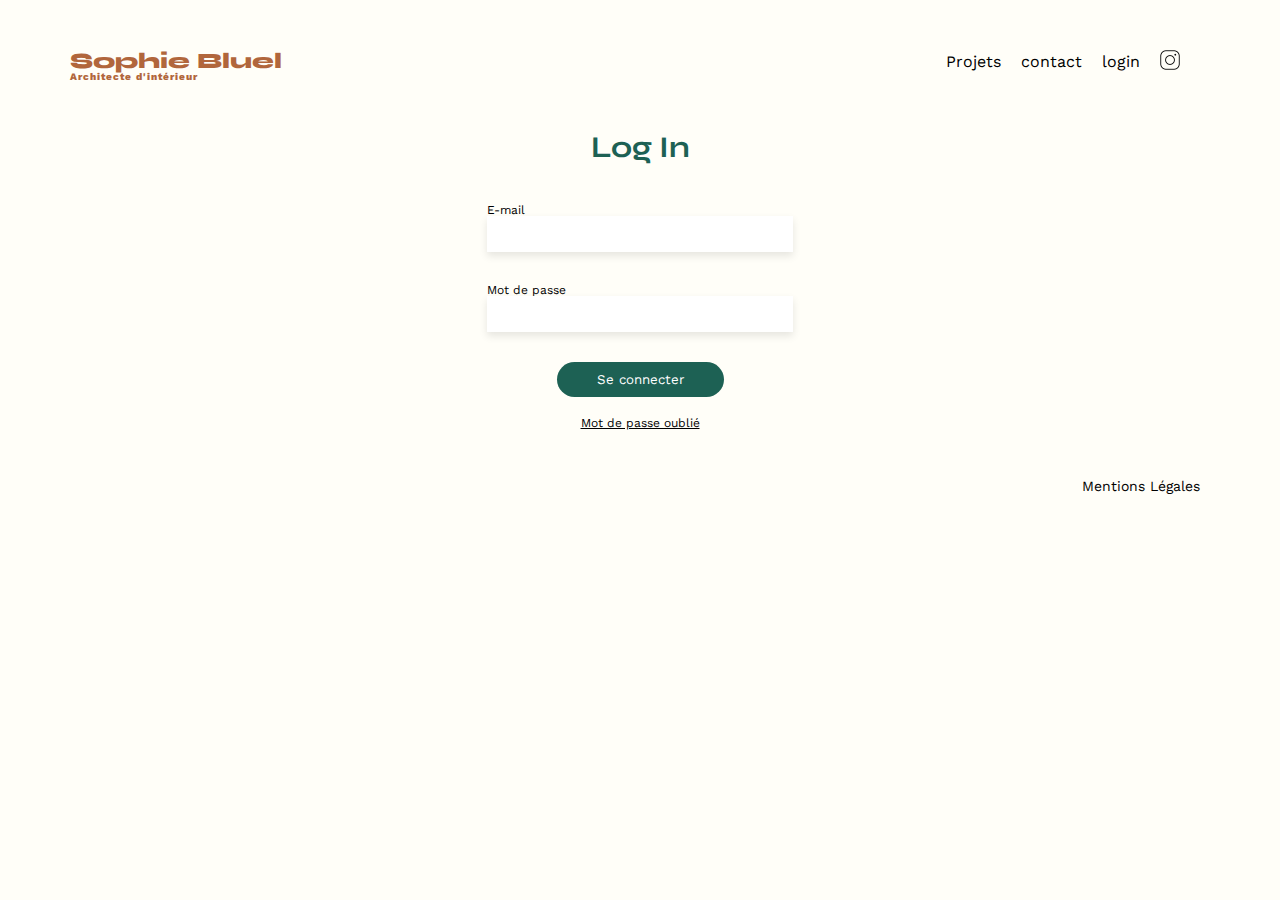
<file: FrontEnd/login.html>
<!DOCTYPE html>
<html lang="fr">
<head>
    <!-- Meta informations et lien vers la feuille de style -->
	<meta charset="UTF-8">
	<title>Sophie Bluel - Architecte d'intérieur</title>
	<meta name="viewport" content="width=device-width, initial-scale=1.0">
	
	<!-- Préchargement des polices Google -->
	<link rel="preconnect" href="https://fonts.googleapis.com">
	<link rel="preconnect" href="https://fonts.gstatic.com" crossorigin>
	<link href="https://fonts.googleapis.com/css2?family=Syne:wght@700;800&family=Work+Sans&display=swap" rel="stylesheet">
	
	<!-- Lien vers la feuille de style -->
	<link rel="stylesheet" href="./assets/style.css">
	
	<!-- Inclusion du script JavaScript pour la connexion -->
	<script type="module" src="login.js"></script>
</head>
<body>
<!-- En-tête -->
<header>
    <!-- Titre et navigation -->
    <div id="title-and-nav">
        <a href="index.html">
            <h1>Sophie Bluel <span>Architecte d'intérieur</span></h1>
        </a>
        <nav>
            <ul>
                <li>Projets</li>
                <li>contact</li>
                <li>login</li>
                <li><img src="./assets/icons/instagram.png" alt="Instagram"></li>
            </ul>
        </nav>
    </div>
</header>

<!-- Section principale : formulaire de connexion -->
<main>
    <section id="login">
        <article>
            <h2>Log In</h2>
            <!-- Formulaire de connexion -->
            <form action="#" method="post" id="formLogin">
                <!-- Champ e-mail -->
                <label for="email">E-mail</label>
                <br>
                <input type="email" name="email" id="email" required>
                <br>
                <!-- Champ mot de passe -->
                <label for="password">Mot de passe</label>
                <br>
                <input type="password" name="password" id="password" required>
                <br>
                <!-- Bouton de connexion -->
                <button type="submit" id="seConnecter">Se connecter</button>
            </form>
            <!-- Lien vers "Mot de passe oublié" -->
            <p>Mot de passe oublié</p>
        </article>
    </section>

    <!-- Zone d'affichage des messages d'erreur -->
    <div id="error-message"></div>
</main>

<!-- Pied de page -->
<footer>
    <nav>
        <ul>
            <li>Mentions Légales</li>
        </ul>
    </nav>
</footer>

</body>
</html>
</file>
<file: FrontEnd/assets/style.css>
/* http://meyerweb.com/eric/tools/css/reset/
   v2.0 | 20110126
   License: none (public domain)
*/

html, body, div, span, applet, object, iframe,
h1, h2, h3, h4, h5, h6, p, blockquote, pre,
a, abbr, acronym, address, big, cite, code,
del, dfn, em, img, ins, kbd, q, s, samp,
small, strike, strong, sub, sup, tt, var,
b, u, i, center,
dl, dt, dd, ol, ul, li,
fieldset, form, label, legend,
table, caption, tbody, tfoot, thead, tr, th, td,
article, aside, canvas, details, embed,
figure, figcaption, footer, header, hgroup,
menu, nav, output, ruby, section, summary,
time, mark, audio, video {
	margin: 0;
	padding: 0;
	border: 0;
	font-size: 100%;
	font: inherit;
	vertical-align: baseline;
}
/* HTML5 display-role reset for older browsers */
article, aside, details, figcaption, figure,
footer, header, hgroup, menu, nav, section {
	display: block;
}
body {
	line-height: 1;
}
ol, ul {
	list-style: none;
}
blockquote, q {
	quotes: none;
}
blockquote:before, blockquote:after,
q:before, q:after {
	content: '';
	content: none;
}
table {
	border-collapse: collapse;
	border-spacing: 0;
}

	/** end reset css**/

body {
	background-color: #FFFEF8;
}


main {
	max-width: 1140px;
	margin:auto;
	font-family: 'Work Sans' ;
	font-size: 14px;
}

section {
	margin: 50px 0
}

h1{
	display: flex;
	flex-direction: column;
	font-family: 'Syne';
	font-size: 22px;
	font-weight: 800;
	color: #B1663C
}

h1 > span {
	font-family: 'Work Sans';
	font-size:10px;
	letter-spacing: 0.1em;
;
}

h2{
	font-family: 'Syne';
	font-weight: 700;
	font-size: 30px;
	color: #1D6154
}

h3{
	font-family: 'Work Sans';
	font-weight: 300;
	font-size: 20px;
	color: black;
	justify-content: center;
}

nav ul {
	display: flex;
	align-items: center;
	list-style-type: none;

}
nav li {
	padding: 0 10px;
}

nav img {
	width: 50%;
	font-weight: 500;
}

li:hover {
	color: #B1663C;
}

a {text-decoration: none; }

#bandeau-edition{
	font-family: 'Work Sans' ;
    color: white;
    background-color: black;
    text-align: center;
    padding-block: 20px;
    display: none;
    margin: 0;
}

#title-and-nav{
    display: flex;
    justify-content: space-between;
	margin:auto;
	margin-top: 50px;
	max-width: 1140px;
	font-family: 'Work Sans';
}

#introduction {
	display: flex;
	align-items: center;
}
#introduction figure {
	flex: 1
}
#introduction img {
	display: block;
	margin: auto;
	width: 80%;
}

#introduction article {
	flex: 1
}
#introduction h2 {
	margin-bottom: 1em;
}

#introduction p {
	margin-bottom: 0.5em;
}

#authText {
	cursor: pointer;
}

#portfolio h2 {
	text-align: center;
	margin-bottom: 1em;
}
#mes-projets-logged-in {
	display: flex;
	flex-direction: row;
	justify-content: center;
	align-items: center;
}

#openModal {
	border: none;
	padding-left: 20px;
	height: 12px;
	background-color: transparent;
	margin: 0px 0px 30px;
	cursor: pointer;
}

#categories_id {
	display: flex;
	justify-content: center;
}

#categories_id button {
font-family: "Syne";
	font-size: 14px;
	font-weight: 200;
	margin-top: 20px;
	margin-bottom: 40px;
	margin-inline: 5px;
	padding: 8px 20px;
	color: #1D6154;
	background-color: #FFFEF8;
	border: solid 1px #1D6154;
	border-radius: 40px;
}

#categories_id button:hover {
	font-family: "Syne";
		padding: 8px 20px;
		color: white;
		background-color: #1D6154;
		cursor: pointer;
	}

.gallery {
	width: 100%;
	display: grid;
	grid-template-columns: 1fr 1fr 1fr;
	grid-column-gap: 20px;
	grid-row-gap: 20px;
}

.gallery img {
	width: 100%;
}

/* The Modal (background) applied to firstModal and AddPhotoModal */
.modal {
	display: none; /* Hidden by default */
	position: fixed; /* Stay in place */
	z-index: 1; /* Sit on top */
	left: 0;
	top: 0;
	width: 100%; /* Width */
	height: 100%; /* Full height */
	overflow: auto; /* Enable scroll if needed */
	background-color: rgb(0,0,0); /* Fallback color */
	background-color: rgba(0,0,0,0.4); /* Black w/ opacity */
	margin: 0 auto;
    justify-content: center;
    align-items: center;
}
  
  /* Modal Content/Box */
  .modal-content {
	background-color: #fefefe;
	border-radius: 20px;
	padding-left: 100px;
	padding-right: 80px;
	border: 1px solid #888;
	width: 40%; 
  }
  
  /* The Close Button */

  .close-modal {
	padding-top: 20px;
	color: black;
	float: right;
	font-size: 20px;
	font-weight: bold;
  }
  
  .close-modal:hover,
  .close-modal:focus {
	cursor: pointer;
	color: black;
	text-decoration: none;
	cursor: pointer;
  }

.titre-modal {
	margin: 40px;
	position: relative;
	text-align: center;
}

	/* First Modal */

#addPhotoModal-btn-zone {
	display: flex;
    flex-direction: column;
    align-items: center;
    justify-content: center;
	margin-bottom: 30px;
}

#addPhotoModalBtn {
	font-family: "Syne";
	font-size: 14px;
	margin-top: 20px;
	margin-bottom: 20px;
	padding: 10px 40px;
	color: white;
	background-color: #1D6154;
	border: none;
	border-radius: 40px;
	cursor: pointer;
}

#imagePreviewContainer {
    text-align: center;
}

#imagePreview {
    max-width: 100%; 
    max-height: 150px; 
}

	/* Add Photo Modal */

#validerModal-zone {
	display: flex;
    flex-direction: column;
    align-items: center;
    justify-content: center;
	margin-bottom: 30px;
}

#validerModal.disabled {
	font-family: 'Syne';
	font-size: 14px;
	margin-top: 20px;
	margin-bottom: 20px;
    padding: 10px 80px; 
	color: white;
	background-color:#A7A7A7;
	border: none;
	border-radius: 40px;
	opacity: 0.5;
}

#validerModal.enabled {
	font-family: 'Syne';
	font-size: 14px;
	margin-top: 20px;
	margin-bottom: 20px;
    padding: 10px 80px; 
	color: white;
	background-color:#1D6154;
	cursor: pointer;
	border: none;
	border-radius: 40px;
	opacity: 1;
}

#champsRequis {
	color: red;
	font-size: 14px;
	margin-top: 5px;
	display: none;
}

#success-message {
	color: green;
	font-size: 14px;
	margin-top: 5px;
	display: none;
}

#photoPost {
	margin-bottom: 30px;
	display: block;
	justify-content: center;
}

#photoPost label {
    margin-top: 10px;
	margin-bottom: 10px;
	font-size: 14px;
}

#categoriePhoto, #titrePhoto {
	margin-top: 10px;
	margin-bottom: 30px; 
    padding: 3px; 
	border: none;
	box-shadow: 0 4px 8px rgba(0, 0, 0, 0.1); 
	width: 100%;
	height: 30px;
}

.return-button {
padding-top: 20px;
	color: black;
	float: left;
	font-size: 20px;
	font-weight: bold;
	border: none;
	background-color: white;
	cursor: pointer;
}


#grey-input-zone {
	display: flex;
    flex-direction: column;
    align-items: center;
    justify-content: center;
    background-color: #E8F1F6;
	border-radius: 3px;
	margin-bottom: 30px;
}

#input-file-div {
    display: flex;
	justify-content: center;
	flex-wrap: wrap;
}

#imageUrl {
    display: none; /* Hide the actual file input */
}

#button-add-photo {
    padding: 10px 20px;
    background-color:#CBD6DC;
    color: #306685;
	font-weight: 500;
	font-size: 14px;
	font-family: "Syne";
    text-align: center;
	justify-content: center;
    border-radius: 50px;
    cursor: pointer;
    user-select: none;
}

#subtext-add-photo {
    font-size: 10px;
	text-align: center;
	margin-bottom: 20px;
}

#photo-icon {
    font-size: 60px;
	color: #CBD6DC;
	margin-bottom: 5px; 
	margin-top: 20px;
}

	/* Contact Form */

#contact {
	width: 50%;
margin: auto;
}

#contact > * {
	text-align: center;

}
#contact h2{
	margin-bottom: 20px;
}
#contact form {
	text-align: left;
	margin-top:30px;
	display: flex;
	flex-direction: column;
}

#contact input {
	height: 50px;
	font-size: 1.2em;
	border: none;
	box-shadow: 0px 4px 14px rgba(0, 0, 0, 0.09);
}
#contact label {
	margin: 2em 0 1em 0;
}
#contact textarea {
	border: none;
	box-shadow: 0px 4px 14px rgba(0, 0, 0, 0.09);
}

input[type="submit"]{
	font-family: 'Syne';
	font-weight: 700;
	color: white;
	background-color: #1D6154;
	margin : 2em auto ;
	width: 180px;
	text-align: center;
	border-radius: 60px;
}

footer nav ul {
	display: flex;
	justify-content: flex-end;
	margin: 2em;
	max-width: 1140px;
	margin:auto;
	font-family: 'Work Sans' ;
	font-size: 14px;
	background-color: #FFFEF8;
}

.categories button {
	margin: 20px;
}

#login {
	display: flex;
	justify-content: center;	
}

#login h2 {
    margin-bottom: 40px; 
	text-align: center;
}

#formLogin label {
    margin-top: 10px;
	font-size: 12px;
}

#formLogin input {
    margin-bottom: 30px; 
    padding: 3px; 
	border: none;
	box-shadow: 0 4px 8px rgba(0, 0, 0, 0.1); 
	width: 300px;
	height: 30px;
}

#seConnecter {
	font-family: 'Work Sans';
    margin-top: 10px; 
    padding: 10px 40px; 
	color: white;
	background-color: #1D6154;
	border: none;
	border-radius: 40px;
	display: block;
	margin: 0 auto;
	cursor: pointer;
}

	/* Login button and page */

#login p {
	font-size: 12px;
    margin-top: 20px; 
	text-align: center;
	text-decoration: underline;
}

#error-message {
color: red; 
display: none
}

#openModal {
	display:none;
}

	/* Figure and Mini-Gallery Image Styles */

#mini_gallery_id {
	display: flex;
	flex-wrap: wrap;
}

.mini_gallery figure {
    position: relative;
	justify-content: center;
    display: inline-block;
    margin: 10px;
}

.mini_gallery img {
    display: block;
    width: 100px;
    height: auto;
}

	/* Trash Can Icon Styles */

.close-mini-gallery {
    position: absolute;
    top: 10px;
    right: 10px;
    color: white;
	background-color: black;
	border-radius: 4px;
	padding: 4px;
    font-size: 16px;
    cursor: pointer;
}

.close-mini-gallery:hover,
.close-mini-gallery:focus {
    color: black;
	background-color: white;
    text-decoration: none;
}
</file>
